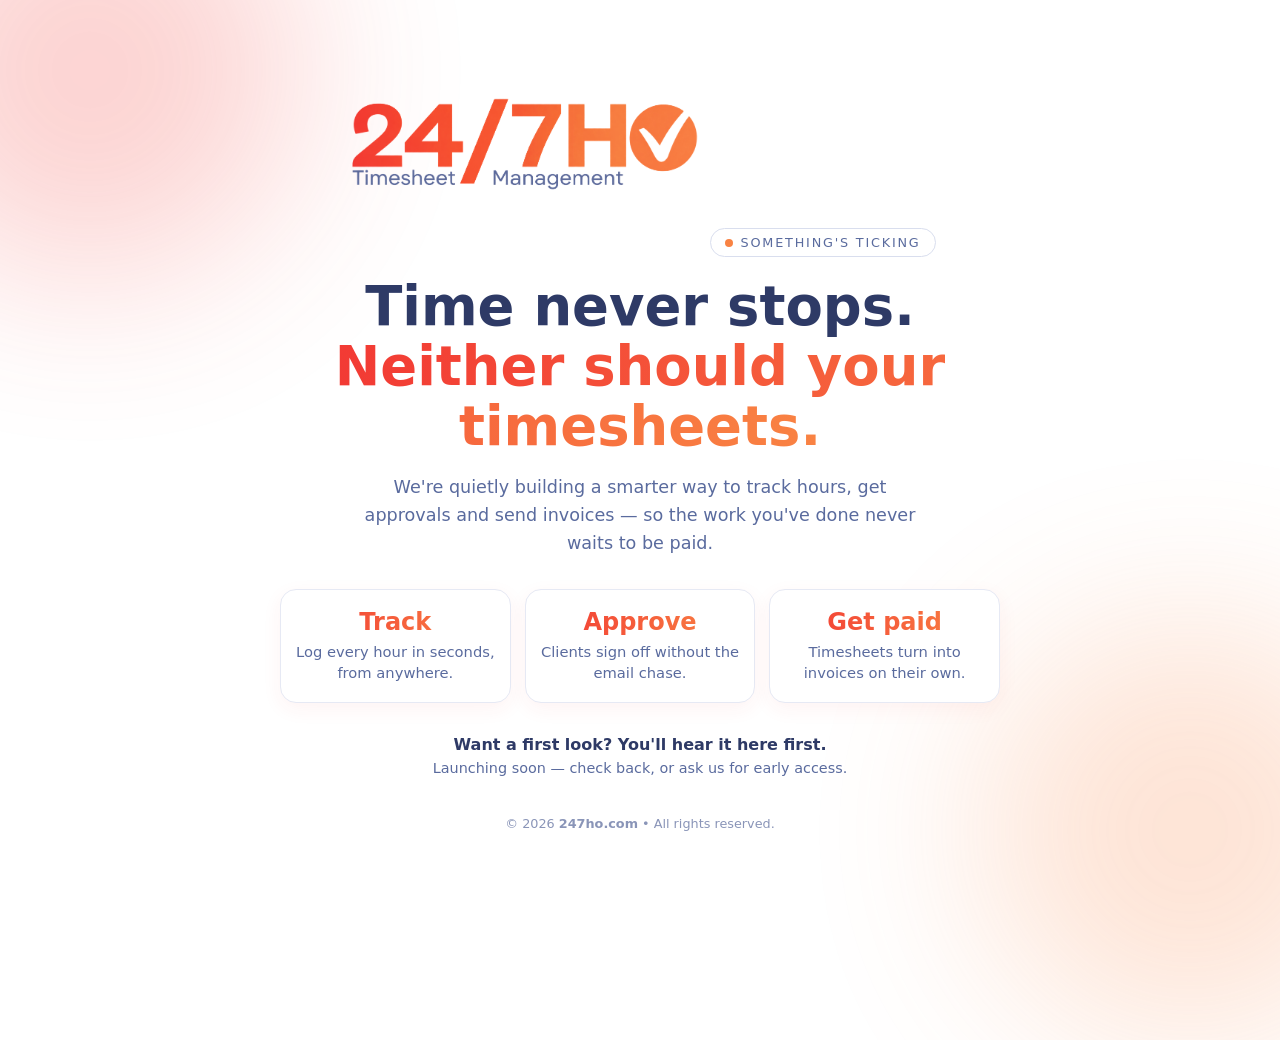
<file: index.html>
<!DOCTYPE html>
<html lang="en">
<head>
<meta charset="utf-8">
<meta name="viewport" content="width=device-width, initial-scale=1">
<title>24/7HO | Timesheet Management — Something's ticking…</title>
<meta name="description" content="24/7HO is a new way to track time, approve timesheets and get paid. Coming soon.">
<style>
:root{--red:#F23A34;--mid:#F7562F;--orange:#F98343;--ink:#5A6B9E;--deep:#2E3A66;--bg:#fff}
*{box-sizing:border-box;margin:0}
html,body{height:100%}
body{font-family:system-ui,-apple-system,"Segoe UI",Roboto,sans-serif;background:var(--bg);color:var(--deep);display:flex;flex-direction:column;align-items:center;justify-content:center;text-align:center;padding:32px 20px;position:relative;overflow-x:hidden}
body:before,body:after{content:"";position:absolute;border-radius:50%;filter:blur(90px);opacity:.22;z-index:0}
body:before{width:420px;height:420px;background:var(--red);top:-140px;left:-120px}
body:after{width:420px;height:420px;background:var(--orange);bottom:-140px;right:-120px}
main{position:relative;z-index:1;max-width:720px;width:100%}
.logo{width:min(360px,80%);height:auto;margin-bottom:28px}
.pill{display:inline-block;font-size:.8rem;letter-spacing:.14em;text-transform:uppercase;color:var(--ink);border:1px solid #d9deee;border-radius:999px;padding:6px 14px;margin-bottom:20px}
.pill i{display:inline-block;width:8px;height:8px;border-radius:50%;background:var(--orange);margin-right:8px;animation:pulse 1.6s infinite}
h1{font-size:clamp(2rem,6vw,3.4rem);line-height:1.1;font-weight:800;margin-bottom:16px}
.grad{background:linear-gradient(90deg,var(--red),var(--orange));-webkit-background-clip:text;background-clip:text;color:transparent}
.word{display:inline-block;min-width:5.2ch;transition:opacity .35s,transform .35s}
.word.out{opacity:0;transform:translateY(8px)}
p.lead{font-size:1.1rem;line-height:1.6;color:var(--ink);max-width:560px;margin:0 auto 32px}
.cards{display:grid;grid-template-columns:repeat(auto-fit,minmax(170px,1fr));gap:14px;margin-bottom:32px}
.card{border:1px solid #e6e9f4;border-radius:16px;padding:18px 14px;background:#fff;box-shadow:0 6px 20px rgba(242,58,52,.06)}
.card b{display:block;font-size:1.5rem;margin-bottom:6px;background:linear-gradient(90deg,var(--red),var(--orange));-webkit-background-clip:text;background-clip:text;color:transparent}
.card span{font-size:.92rem;color:var(--ink);line-height:1.4}
.teaser{font-size:1rem;color:var(--deep);font-weight:600;margin-bottom:6px}
.sub{font-size:.9rem;color:var(--ink)}
footer{position:relative;z-index:1;margin-top:40px;font-size:.8rem;color:#8a95b8}
@keyframes pulse{0%,100%{opacity:1;transform:scale(1)}50%{opacity:.4;transform:scale(1.5)}}
@media (prefers-reduced-motion:reduce){.pill i{animation:none}.word{transition:none}}
</style>
</head>
<body>
<main>
  <img class="logo" src="/247ho-logo.png" alt="24/7HO Timesheet Management">
  <div class="pill"><i></i>Something's ticking</div>
  <h1>Time never stops.<br><span class="grad">Neither should your <span class="word" id="word">timesheets</span>.</span></h1>
  <p class="lead">We're quietly building a smarter way to track hours, get approvals and send invoices — so the work you've done never waits to be paid.</p>
  <div class="cards">
    <div class="card"><b>Track</b><span>Log every hour in seconds, from anywhere.</span></div>
    <div class="card"><b>Approve</b><span>Clients sign off without the email chase.</span></div>
    <div class="card"><b>Get paid</b><span>Timesheets turn into invoices on their own.</span></div>
  </div>
  <p class="teaser">Want a first look? You'll hear it here first.</p>
  <p class="sub">Launching soon — check back, or ask us for early access.</p>
</main>
<footer>© 2026 <strong>247ho.com</strong> • All rights reserved.</footer>
<script>
(function(){
  var w=document.getElementById('word'),L=['timesheets','approvals','invoices','payments'],i=0;
  if(window.matchMedia('(prefers-reduced-motion: reduce)').matches)return;
  setInterval(function(){
    w.classList.add('out');
    setTimeout(function(){i=(i+1)%L.length;w.textContent=L[i];w.classList.remove('out')},350);
  },2400);
})();
</script>
</body>
</html>
</file>
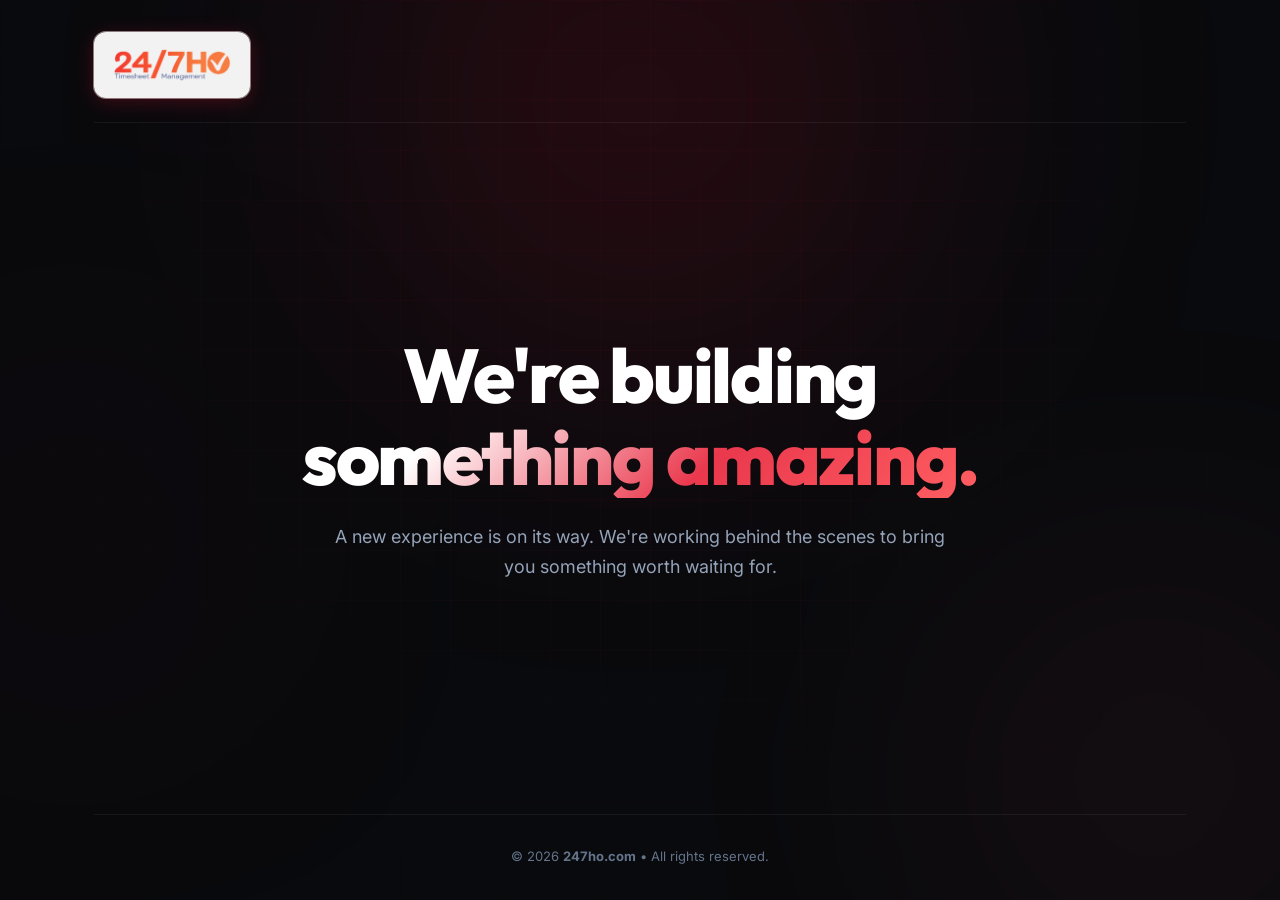
<file: index2.html>
<!DOCTYPE html>
<html lang="en">

<head>
  <meta charset="UTF-8" />
  <meta name="viewport" content="width=device-width, initial-scale=1.0" />
  <meta name="description"
    content="247ho.com - Modern 24/7 Coming Soon." />
  <title>247ho.com | 24/7</title>

  <!-- Google Fonts: Outfit & Inter -->
  <link rel="preconnect" href="https://fonts.googleapis.com">
  <link rel="preconnect" href="https://fonts.gstatic.com" crossorigin>
  <link
    href="https://fonts.googleapis.com/css2?family=Inter:wght@400;500;600;700&family=Outfit:wght@500;600;700;800;900&display=swap"
    rel="stylesheet">

  <link rel="stylesheet" href="style.css" />
</head>

<body>

  <!-- Ambient Glowing Background & Grid -->
  <div class="background" aria-hidden="true">
    <div class="glow glow-1"></div>
    <div class="glow glow-2"></div>
    <div class="glow glow-3"></div>
    <div class="grid"></div>
  </div>

  <main class="container">

    <!-- Header / Brand Logo -->
    <header class="header">
      <div class="logo-container">
        <img src="247ho-logo.png" alt="247ho.com Logo" class="brand-logo-img" />
      </div>
    </header>

    <!-- Hero Content -->
    <section class="hero">
      <h1>
        We're building <br />
        <span class="gradient-text">something amazing.</span>
      </h1>

      <p class="description">
        A new experience is on its way. We're working behind the scenes to bring you something worth waiting for.
      </p>

    </section>

    <!-- Footer -->
    <footer>
      <div class="footer-brand">
        <p>© 2026 <strong>247ho.com</strong> • All rights reserved.</p>
      </div>
    </footer>

  </main>
</body>

</html>
</file>
<file: style.css>
@import url('https://fonts.googleapis.com/css2?family=Inter:wght@400;500;600;700&family=Outfit:wght@500;600;700;800;900&display=swap');

:root {
  /* Brand Color System derived from 247HQ Logo */
  --primary-red: #E51937;
  --dark-red: #B80C22;
  --bright-red: #FF2E4D;
  --coral-gradient-start: #D31027;
  --coral-gradient-mid: #EA384D;
  --coral-gradient-end: #FF5E62;

  /* Theme Colors */
  --bg-main: #090A0D;
  --bg-card: rgba(18, 20, 26, 0.75);
  --bg-card-hover: rgba(28, 31, 40, 0.85);
  --border-subtle: rgba(229, 25, 55, 0.2);
  --border-glow: rgba(255, 94, 98, 0.4);

  --text-main: #FFFFFF;
  --text-muted: #94A3B8;
  --text-subtle: #64748B;

  /* Typography */
  --font-heading: 'Outfit', -apple-system, BlinkMacSystemFont, sans-serif;
  --font-body: 'Inter', -apple-system, BlinkMacSystemFont, sans-serif;
}

* {
  margin: 0;
  padding: 0;
  box-sizing: border-box;
}

html,
body {
  width: 100%;
  min-height: 100%;
}

body {
  font-family: var(--font-body);
  background-color: var(--bg-main);
  color: var(--text-main);
  overflow-x: hidden;
  line-height: 1.5;
  -webkit-font-smoothing: antialiased;
}

/* ==========================================================================
   Background Animation & Ambient Glow Effects
   ========================================================================== */

.background {
  position: fixed;
  inset: 0;
  z-index: 0;
  overflow: hidden;
  pointer-events: none;
}

.grid {
  position: absolute;
  inset: 0;
  background-image:
    linear-gradient(rgba(229, 25, 55, 0.04) 1px, transparent 1px),
    linear-gradient(90deg, rgba(229, 25, 55, 0.04) 1px, transparent 1px);
  background-size: 50px 50px;
  mask-image: radial-gradient(circle at 50% 30%, black 20%, transparent 80%);
  -webkit-mask-image: radial-gradient(circle at 50% 30%, black 20%, transparent 80%);
}

.glow {
  position: absolute;
  border-radius: 50%;
  filter: blur(140px);
  pointer-events: none;
}

.glow-1 {
  width: 600px;
  height: 600px;
  background: radial-gradient(circle, rgba(229, 25, 55, 0.28) 0%, rgba(211, 16, 39, 0.05) 70%);
  top: -200px;
  left: 50%;
  transform: translateX(-50%);
  animation: pulseGlow 8s ease-in-out infinite alternate;
}

.glow-2 {
  width: 450px;
  height: 450px;
  background: radial-gradient(circle, rgba(255, 94, 98, 0.18) 0%, transparent 70%);
  right: -100px;
  bottom: -100px;
}

.glow-3 {
  width: 350px;
  height: 350px;
  background: radial-gradient(circle, rgba(184, 12, 34, 0.15) 0%, transparent 70%);
  left: -100px;
  top: 40%;
}

@keyframes pulseGlow {
  0% {
    transform: translateX(-50%) scale(1);
    opacity: 0.8;
  }

  100% {
    transform: translateX(-50%) scale(1.15);
    opacity: 1;
  }
}

/* ==========================================================================
   Layout Container
   ========================================================================== */

.container {
  position: relative;
  z-index: 1;
  min-height: 100vh;
  max-width: 1140px;
  margin: 0 auto;
  padding: 32px 24px;
  display: flex;
  flex-direction: column;
}

/* ==========================================================================
   Header & Logo Integration
   ========================================================================== */

.header {
  display: flex;
  align-items: center;
  justify-content: space-between;
  padding-bottom: 24px;
  border-bottom: 1px solid rgba(255, 255, 255, 0.06);
}

.logo-container {
  display: flex;
  align-items: center;
  background: rgba(255, 255, 255, 0.95);
  padding: 8px 18px;
  border-radius: 12px;
  box-shadow: 0 4px 20px rgba(229, 25, 55, 0.25), 0 0 0 1px rgba(255, 255, 255, 0.5);
  transition: transform 0.2s ease, box-shadow 0.2s ease;
}

.logo-container:hover {
  transform: translateY(-1px);
  box-shadow: 0 8px 25px rgba(229, 25, 55, 0.35), 0 0 0 1px rgba(255, 255, 255, 0.8);
}

.brand-logo-img {
  max-height: 50px;
  width: auto;
  object-fit: contain;
  display: block;
}

.header-badge {
  display: inline-flex;
  align-items: center;
  gap: 8px;
  padding: 6px 14px;
  background: rgba(229, 25, 55, 0.1);
  border: 1px solid var(--border-subtle);
  border-radius: 100px;
  font-size: 13px;
  font-weight: 600;
  color: var(--coral-gradient-end);
  letter-spacing: 0.02em;
}

.pulse-dot {
  width: 8px;
  height: 8px;
  background-color: var(--primary-red);
  border-radius: 50%;
  box-shadow: 0 0 10px var(--primary-red);
  animation: pulseDot 1.5s infinite;
}

@keyframes pulseDot {

  0%,
  100% {
    transform: scale(1);
    opacity: 1;
  }

  50% {
    transform: scale(1.3);
    opacity: 0.5;
  }
}

/* ==========================================================================
   Hero Section
   ========================================================================== */

.hero {
  flex: 1;
  display: flex;
  flex-direction: column;
  align-items: center;
  justify-content: center;
  text-align: center;
  padding: 60px 0 40px 0;
}

.status-pill {
  display: inline-flex;
  align-items: center;
  gap: 10px;
  padding: 8px 20px;
  border-radius: 100px;
  background: rgba(255, 255, 255, 0.03);
  border: 1px solid var(--border-subtle);
  backdrop-filter: blur(12px);
  -webkit-backdrop-filter: blur(12px);
  color: var(--text-muted);
  font-size: 14px;
  font-weight: 500;
  margin-bottom: 32px;
  transition: border-color 0.3s ease;
}

.status-pill:hover {
  border-color: var(--border-glow);
}

.status-pill .arrow {
  color: var(--coral-gradient-end);
  transition: transform 0.2s ease;
}

.status-pill:hover .arrow {
  transform: translateX(4px);
}

/* Headings */

h1 {
  font-family: var(--font-heading);
  max-width: 900px;
  font-size: clamp(42px, 6vw, 76px);
  font-weight: 800;
  line-height: 1.08;
  letter-spacing: -0.03em;
  margin-bottom: 24px;
}

.gradient-text {
  background: linear-gradient(135deg, #FFFFFF 20%, var(--coral-gradient-mid) 60%, var(--coral-gradient-end) 100%);
  -webkit-background-clip: text;
  background-clip: text;
  -webkit-text-fill-color: transparent;
  display: inline-block;
}

.description {
  max-width: 640px;
  font-size: 18px;
  color: var(--text-muted);
  line-height: 1.7;
  margin-bottom: 40px;
}

/* ==========================================================================
   Interactive Live Punch-Clock Preview Widget
   ========================================================================== */

.interactive-preview-card {
  width: 100%;
  max-width: 680px;
  background: var(--bg-card);
  border: 1px solid var(--border-subtle);
  border-radius: 20px;
  padding: 24px 28px;
  backdrop-filter: blur(20px);
  -webkit-backdrop-filter: blur(20px);
  box-shadow: 0 20px 50px rgba(0, 0, 0, 0.5), inset 0 1px 1px rgba(255, 255, 255, 0.1);
  margin-bottom: 48px;
  text-align: left;
  transition: border-color 0.3s ease, box-shadow 0.3s ease;
}

.interactive-preview-card:hover {
  border-color: var(--border-glow);
  box-shadow: 0 25px 60px rgba(229, 25, 55, 0.15), inset 0 1px 1px rgba(255, 255, 255, 0.15);
}

.card-header {
  display: flex;
  align-items: center;
  justify-content: space-between;
  margin-bottom: 20px;
  padding-bottom: 14px;
  border-bottom: 1px solid rgba(255, 255, 255, 0.08);
}

.card-title {
  display: flex;
  align-items: center;
  gap: 10px;
  font-family: var(--font-heading);
  font-weight: 700;
  font-size: 15px;
  color: #FFFFFF;
  letter-spacing: 0.03em;
  text-transform: uppercase;
}

.live-indicator {
  width: 10px;
  height: 10px;
  background-color: #22c55e;
  border-radius: 50%;
  box-shadow: 0 0 10px #22c55e;
}

.current-time-display {
  font-family: monospace;
  font-size: 14px;
  color: var(--coral-gradient-end);
  background: rgba(229, 25, 55, 0.12);
  padding: 4px 10px;
  border-radius: 6px;
  border: 1px solid rgba(229, 25, 55, 0.25);
  font-weight: 600;
}

.timer-widget {
  display: flex;
  align-items: center;
  justify-content: space-between;
  margin-bottom: 16px;
  flex-wrap: wrap;
  gap: 16px;
}

.time-counter {
  font-family: var(--font-heading);
  font-size: 44px;
  font-weight: 800;
  letter-spacing: -0.02em;
  color: #FFFFFF;
  line-height: 1;
}

.timer-label {
  font-size: 11px;
  font-weight: 700;
  letter-spacing: 0.12em;
  color: var(--text-subtle);
  margin-top: 4px;
}

.pulse-button {
  display: inline-flex;
  align-items: center;
  gap: 8px;
  background: linear-gradient(135deg, var(--coral-gradient-start), var(--coral-gradient-mid));
  color: #FFFFFF;
  border: none;
  padding: 12px 22px;
  border-radius: 12px;
  font-family: var(--font-body);
  font-weight: 600;
  font-size: 14px;
  cursor: pointer;
  box-shadow: 0 4px 15px rgba(229, 25, 55, 0.4);
  transition: transform 0.2s ease, box-shadow 0.2s ease;
}

.pulse-button:hover {
  transform: translateY(-2px);
  box-shadow: 0 8px 25px rgba(229, 25, 55, 0.6);
}

.pulse-button:active {
  transform: translateY(0);
}

.timesheet-bar-bg {
  width: 100%;
  height: 8px;
  background: rgba(255, 255, 255, 0.08);
  border-radius: 10px;
  overflow: hidden;
  margin-bottom: 16px;
}

.timesheet-bar-fill {
  width: 78%;
  height: 100%;
  background: linear-gradient(90deg, var(--coral-gradient-start), var(--coral-gradient-end));
  border-radius: 10px;
  box-shadow: 0 0 12px var(--primary-red);
}

.card-footer-stats {
  display: flex;
  align-items: center;
  justify-content: space-between;
  font-size: 13px;
  color: var(--text-muted);
  flex-wrap: wrap;
  gap: 10px;
}

/* ==========================================================================
   Countdown Timer Section
   ========================================================================== */

.countdown-section {
  margin-bottom: 44px;
  text-align: center;
}

.countdown-title {
  font-family: var(--font-heading);
  font-size: 12px;
  font-weight: 700;
  letter-spacing: 0.2em;
  color: var(--coral-gradient-end);
  margin-bottom: 16px;
}

.countdown {
  display: inline-flex;
  align-items: center;
  gap: 12px;
  background: rgba(255, 255, 255, 0.02);
  border: 1px solid var(--border-subtle);
  padding: 16px 28px;
  border-radius: 18px;
  backdrop-filter: blur(10px);
}

.time-box {
  display: flex;
  flex-direction: column;
  align-items: center;
  min-width: 65px;
}

.time-box span {
  font-family: var(--font-heading);
  font-size: 36px;
  font-weight: 800;
  color: #FFFFFF;
  line-height: 1;
}

.time-box small {
  font-size: 11px;
  font-weight: 600;
  letter-spacing: 0.1em;
  color: var(--text-subtle);
  text-transform: uppercase;
  margin-top: 6px;
}

.separator {
  font-size: 28px;
  font-weight: 700;
  color: var(--coral-gradient-mid);
  transform: translateY(-8px);
  opacity: 0.8;
}

/* ==========================================================================
   CTA Form Section
   ========================================================================== */

.cta-wrapper {
  width: 100%;
  max-width: 580px;
  margin-bottom: 60px;
}

.email-form {
  display: flex;
  flex-direction: column;
  gap: 16px;
}

.input-group {
  display: flex;
  background: rgba(255, 255, 255, 0.04);
  border: 1px solid rgba(255, 255, 255, 0.12);
  padding: 6px;
  border-radius: 16px;
  transition: border-color 0.3s ease, box-shadow 0.3s ease;
}

.input-group:focus-within {
  border-color: var(--coral-gradient-mid);
  box-shadow: 0 0 0 4px rgba(229, 25, 55, 0.2);
}

.input-group input {
  flex: 1;
  background: transparent;
  border: none;
  padding: 14px 18px;
  color: #FFFFFF;
  font-family: var(--font-body);
  font-size: 15px;
  outline: none;
}

.input-group input::placeholder {
  color: var(--text-subtle);
}

.button-primary {
  display: inline-flex;
  align-items: center;
  gap: 10px;
  background: linear-gradient(135deg, var(--coral-gradient-start) 0%, var(--coral-gradient-end) 100%);
  color: #FFFFFF;
  border: none;
  padding: 14px 26px;
  border-radius: 12px;
  font-family: var(--font-body);
  font-size: 15px;
  font-weight: 700;
  cursor: pointer;
  white-space: nowrap;
  box-shadow: 0 4px 20px rgba(229, 25, 55, 0.35);
  transition: transform 0.2s ease, box-shadow 0.2s ease;
}

.button-primary:hover {
  transform: translateY(-2px);
  box-shadow: 0 8px 30px rgba(229, 25, 55, 0.5);
}

.button-primary .btn-arrow {
  font-size: 18px;
  transition: transform 0.2s ease;
}

.button-primary:hover .btn-arrow {
  transform: translateX(4px);
}

.role-selector {
  display: flex;
  align-items: center;
  justify-content: center;
  gap: 18px;
  font-size: 13px;
  color: var(--text-muted);
  flex-wrap: wrap;
  margin-top: 4px;
}

.role-selector label {
  display: flex;
  align-items: center;
  gap: 6px;
  cursor: pointer;
}

.role-selector input[type="radio"] {
  accent-color: var(--primary-red);
}

.form-success-msg {
  background: rgba(34, 197, 94, 0.1);
  border: 1px solid rgba(34, 197, 94, 0.3);
  color: #4ade80;
  padding: 16px 20px;
  border-radius: 12px;
  font-size: 15px;
  text-align: center;
}

.subtext {
  font-size: 13px;
  color: var(--text-subtle);
  margin-top: 14px;
}

/* ==========================================================================
   Features Grid
   ========================================================================== */

.features-grid {
  display: grid;
  grid-template-columns: repeat(3, 1fr);
  gap: 20px;
  width: 100%;
  max-width: 1000px;
  margin-top: 20px;
}

.feature-card {
  background: rgba(255, 255, 255, 0.02);
  border: 1px solid rgba(255, 255, 255, 0.06);
  border-radius: 16px;
  padding: 24px;
  text-align: left;
  transition: transform 0.3s ease, border-color 0.3s ease, background 0.3s ease;
}

.feature-card:hover {
  transform: translateY(-4px);
  background: rgba(255, 255, 255, 0.04);
  border-color: var(--border-subtle);
}

.feature-icon {
  font-size: 28px;
  margin-bottom: 14px;
  background: rgba(229, 25, 55, 0.1);
  width: 48px;
  height: 48px;
  display: flex;
  align-items: center;
  justify-content: center;
  border-radius: 12px;
  border: 1px solid var(--border-subtle);
}

.feature-card h3 {
  font-family: var(--font-heading);
  font-size: 17px;
  font-weight: 700;
  color: #FFFFFF;
  margin-bottom: 8px;
}

.feature-card p {
  font-size: 14px;
  color: var(--text-muted);
  line-height: 1.6;
}

/* ==========================================================================
   Footer
   ========================================================================== */

footer {
  display: flex;
  align-items: center;
  justify-content: center;
  padding-top: 32px;
  margin-top: auto;
  border-top: 1px solid rgba(255, 255, 255, 0.06);
  font-size: 13px;
  color: var(--text-subtle);
}

.footer-brand p {
  margin-bottom: 2px;
}

.footer-tagline {
  font-size: 10px;
  font-weight: 700;
  letter-spacing: 0.15em;
  color: var(--coral-gradient-end);
  display: block;
}

.socials {
  display: flex;
  align-items: center;
  gap: 20px;
}

.socials a {
  color: var(--text-muted);
  text-decoration: none;
  font-size: 16px;
  transition: color 0.2s ease, transform 0.2s ease;
}

.socials a:hover {
  color: var(--coral-gradient-end);
  transform: translateY(-2px);
}

/* ==========================================================================
   Responsive Breakpoints
   ========================================================================== */

@media (max-width: 900px) {
  .features-grid {
    grid-template-columns: 1fr;
  }
}

@media (max-width: 640px) {
  .container {
    padding: 20px 16px;
  }

  .header {
    flex-direction: column;
    gap: 16px;
    align-items: flex-start;
  }

  .hero {
    padding: 40px 0;
  }

  h1 {
    font-size: 36px;
  }

  .description {
    font-size: 15px;
  }

  .input-group {
    flex-direction: column;
    padding: 8px;
    background: transparent;
    border: none;
  }

  .input-group input {
    background: rgba(255, 255, 255, 0.06);
    border: 1px solid rgba(255, 255, 255, 0.12);
    border-radius: 12px;
    margin-bottom: 10px;
  }

  .button-primary {
    justify-content: center;
    width: 100%;
  }

  .interactive-preview-card {
    padding: 18px 16px;
  }

  .time-counter {
    font-size: 32px;
  }

  .countdown {
    padding: 12px 16px;
    gap: 6px;
  }

  .time-box {
    min-width: 48px;
  }

  .time-box span {
    font-size: 24px;
  }

  footer {
    flex-direction: column;
    gap: 16px;
    text-align: center;
  }
}
</file>
